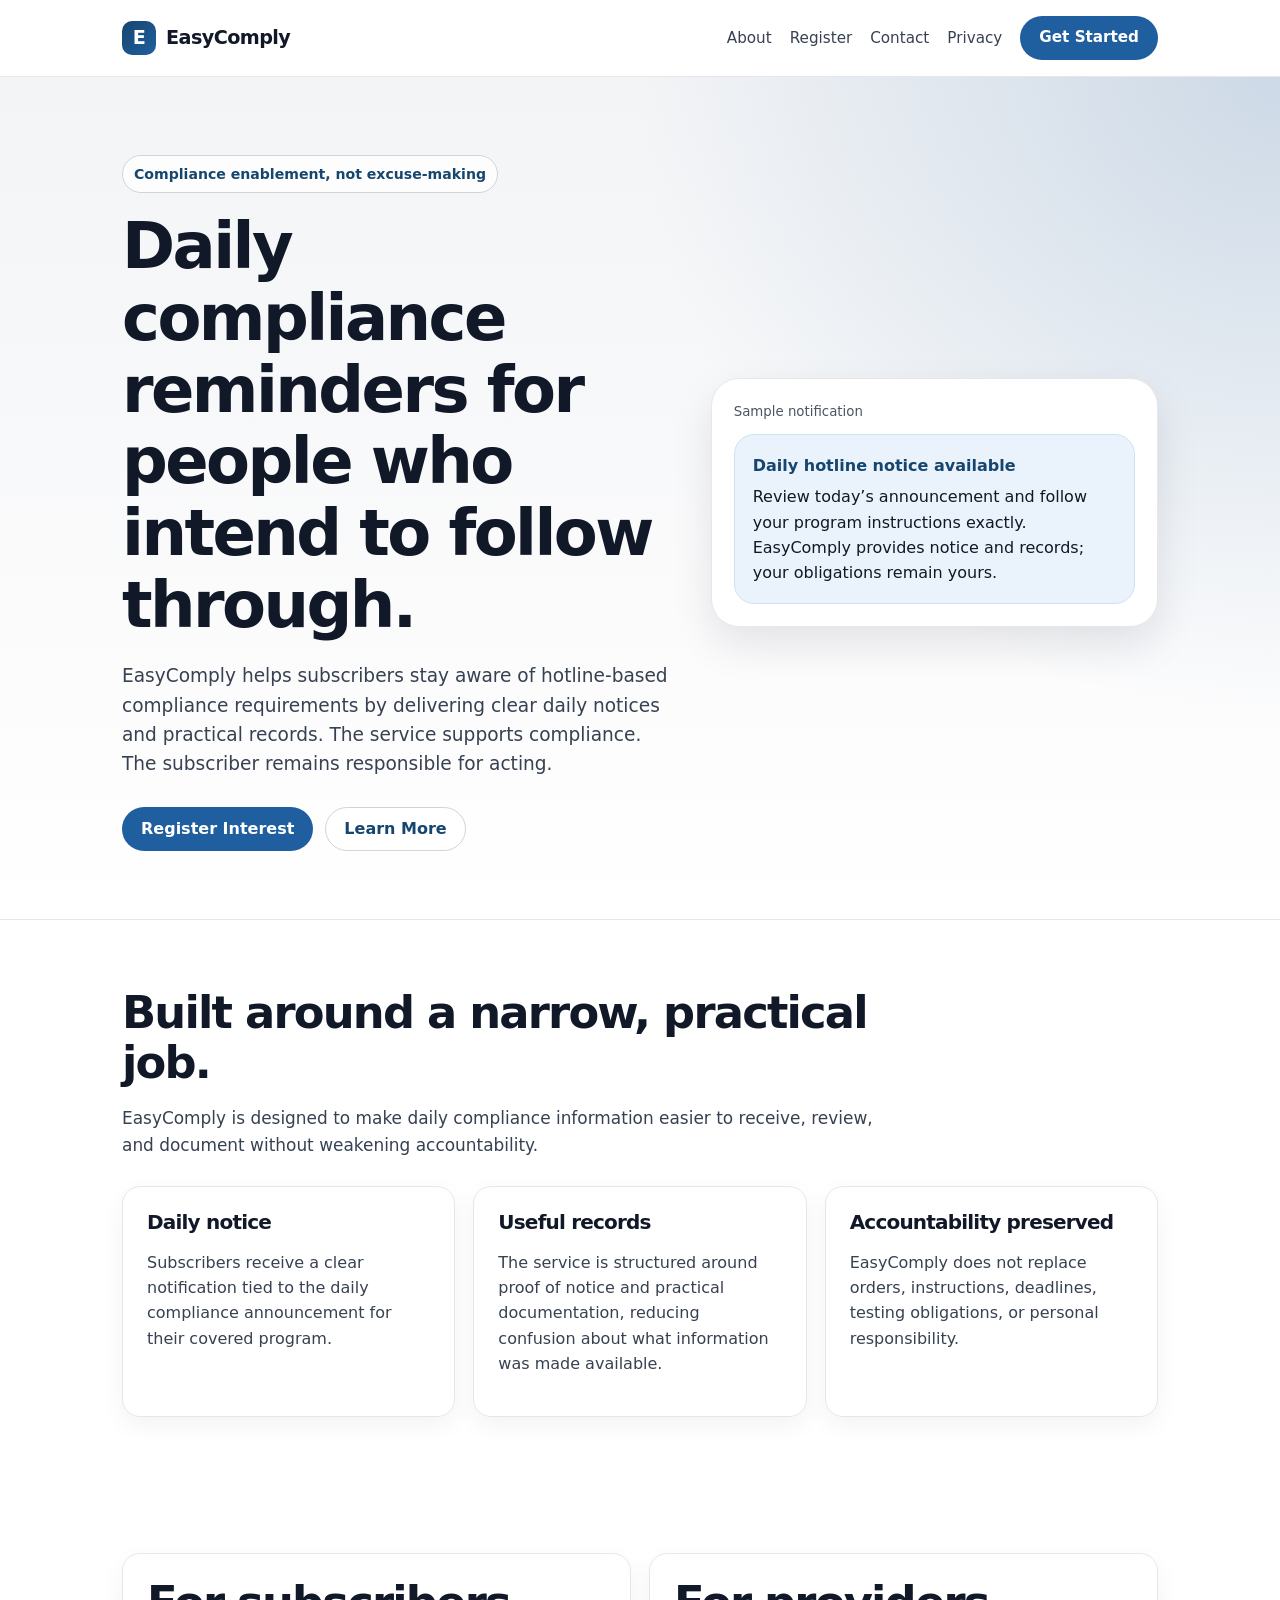
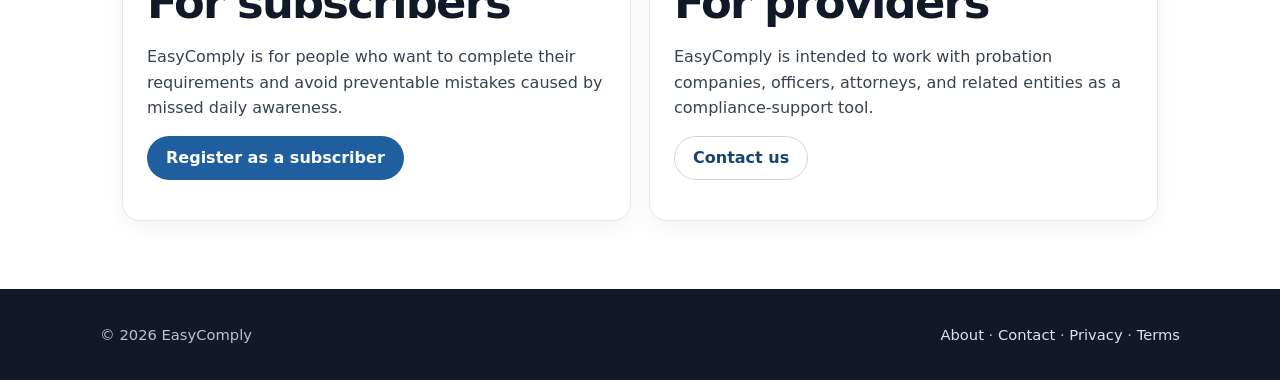
<file: index.html>
<!doctype html>
<html lang="en">
<head>
  <meta charset="utf-8" />
  <meta name="viewport" content="width=device-width, initial-scale=1" />
  <title>EasyComply — Compliance Enablement</title>
  <meta name="description" content="EasyComply helps people stay aware of daily compliance requirements with clear notices, records, and accountability-focused support." />
  <link rel="stylesheet" href="/assets/styles.css" />
</head>
<body>
  <header class="site-header">
    <nav class="nav" aria-label="Main navigation">
      <a class="brand" href="/index.html"><span class="brand-mark">E</span><span>EasyComply</span></a>
      <div class="nav-links">
        <a href="/about.html">About</a>
        <a href="/register.html">Register</a>
        <a href="/contact.html">Contact</a>
        <a href="/privacy.html">Privacy</a>
        <a class="button" href="/register.html">Get Started</a>
      </div>
    </nav>
  </header>

  <main>
    <section class="hero">
      <div class="hero-inner">
        <div>
          <span class="eyebrow">Compliance enablement, not excuse-making</span>
          <h1>Daily compliance reminders for people who intend to follow through.</h1>
          <p class="lead">EasyComply helps subscribers stay aware of hotline-based compliance requirements by delivering clear daily notices and practical records. The service supports compliance. The subscriber remains responsible for acting.</p>
          <div class="actions">
            <a class="button" href="/register.html">Register Interest</a>
            <a class="button secondary" href="/about.html">Learn More</a>
          </div>
        </div>
        <aside class="notice-card" aria-label="Sample EasyComply notice">
          <small>Sample notification</small>
          <div class="message">
            <strong>Daily hotline notice available</strong>
            <span>Review today’s announcement and follow your program instructions exactly. EasyComply provides notice and records; your obligations remain yours.</span>
          </div>
        </aside>
      </div>
    </section>

    <section class="section">
      <div class="section-heading">
        <h2>Built around a narrow, practical job.</h2>
        <p>EasyComply is designed to make daily compliance information easier to receive, review, and document without weakening accountability.</p>
      </div>
      <div class="grid-3">
        <article class="card">
          <h3>Daily notice</h3>
          <p>Subscribers receive a clear notification tied to the daily compliance announcement for their covered program.</p>
        </article>
        <article class="card">
          <h3>Useful records</h3>
          <p>The service is structured around proof of notice and practical documentation, reducing confusion about what information was made available.</p>
        </article>
        <article class="card">
          <h3>Accountability preserved</h3>
          <p>EasyComply does not replace orders, instructions, deadlines, testing obligations, or personal responsibility.</p>
        </article>
      </div>
    </section>

    <section class="section">
      <div class="grid-2">
        <article class="card">
          <h2>For subscribers</h2>
          <p>EasyComply is for people who want to complete their requirements and avoid preventable mistakes caused by missed daily awareness.</p>
          <p><a class="button" href="/register.html">Register as a subscriber</a></p>
        </article>
        <article class="card">
          <h2>For providers</h2>
          <p>EasyComply is intended to work with probation companies, officers, attorneys, and related entities as a compliance-support tool.</p>
          <p><a class="button secondary" href="/contact.html">Contact us</a></p>
        </article>
      </div>
    </section>
  </main>

  <footer class="site-footer">
    <div class="footer-inner">
      <span>© 2026 EasyComply</span>
      <span><a href="/about.html">About</a> · <a href="/contact.html">Contact</a> · <a href="/privacy.html">Privacy</a> · <a href="/terms.html">Terms</a></span>
    </div>
  </footer>
</body>
</html>
</file>
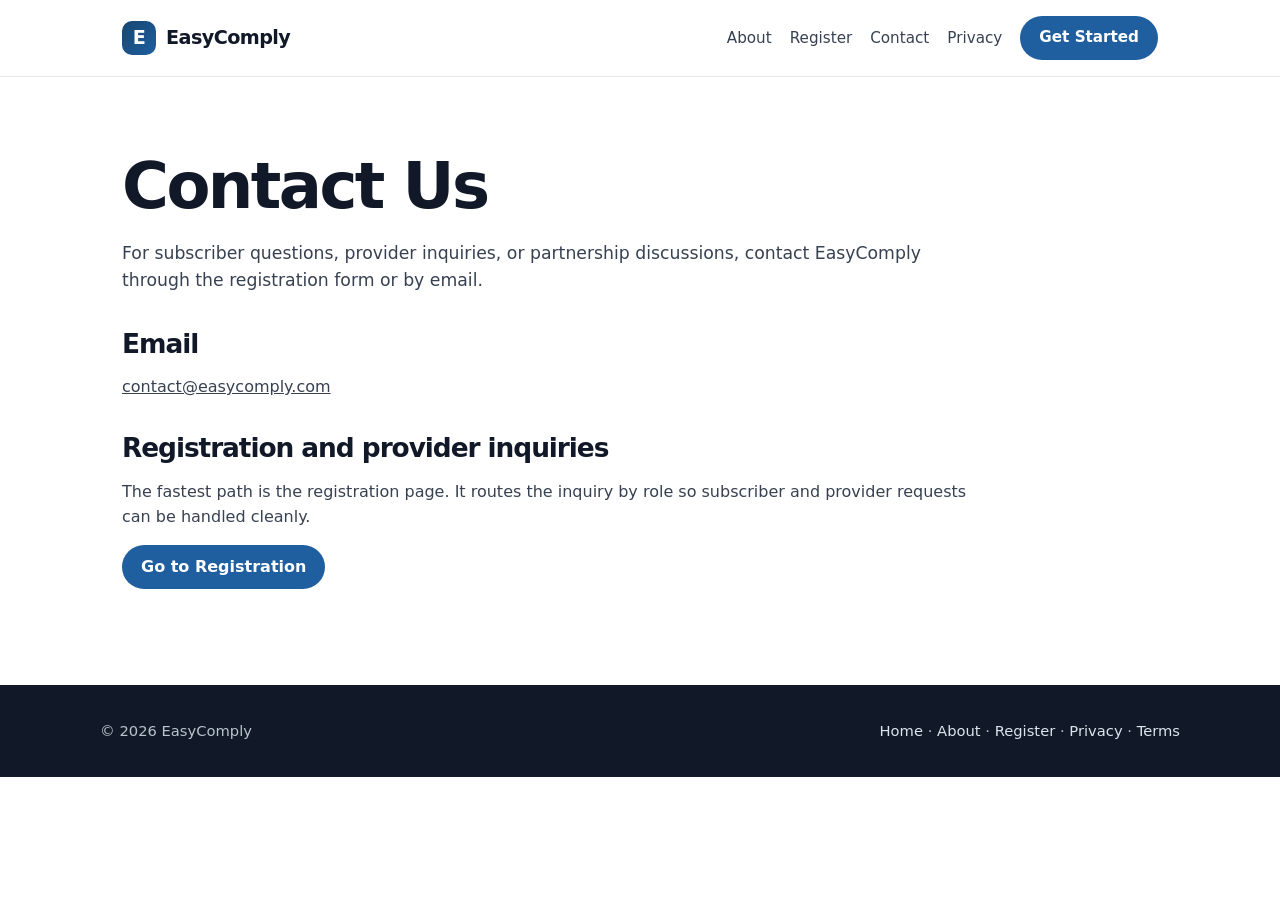
<file: contact.html>
<!doctype html>
<html lang="en">
<head>
  <meta charset="utf-8" />
  <meta name="viewport" content="width=device-width, initial-scale=1" />
  <title>Contact EasyComply</title>
  <meta name="description" content="Contact EasyComply." />
  <link rel="stylesheet" href="/assets/styles.css" />
</head>
<body>
  <header class="site-header">
    <nav class="nav" aria-label="Main navigation">
      <a class="brand" href="/index.html"><span class="brand-mark">E</span><span>EasyComply</span></a>
      <div class="nav-links">
        <a href="/about.html">About</a>
        <a href="/register.html">Register</a>
        <a href="/contact.html">Contact</a>
        <a href="/privacy.html">Privacy</a>
        <a class="button" href="/register.html">Get Started</a>
      </div>
    </nav>
  </header>

  <main class="page">
    <div class="page-header">
      <h1>Contact Us</h1>
      <p>For subscriber questions, provider inquiries, or partnership discussions, contact EasyComply through the registration form or by email.</p>
    </div>

    <div class="content">
      <h2>Email</h2>
      <p><a href="mailto:contact@easycomply.com">contact@easycomply.com</a></p>

      <h2>Registration and provider inquiries</h2>
      <p>The fastest path is the registration page. It routes the inquiry by role so subscriber and provider requests can be handled cleanly.</p>
      <p><a class="button" href="/register.html">Go to Registration</a></p>
    </div>
  </main>

  <footer class="site-footer">
    <div class="footer-inner">
      <span>© 2026 EasyComply</span>
      <span><a href="/index.html">Home</a> · <a href="/about.html">About</a> · <a href="/register.html">Register</a> · <a href="/privacy.html">Privacy</a> · <a href="/terms.html">Terms</a></span>
    </div>
  </footer>
</body>
</html>
</file>
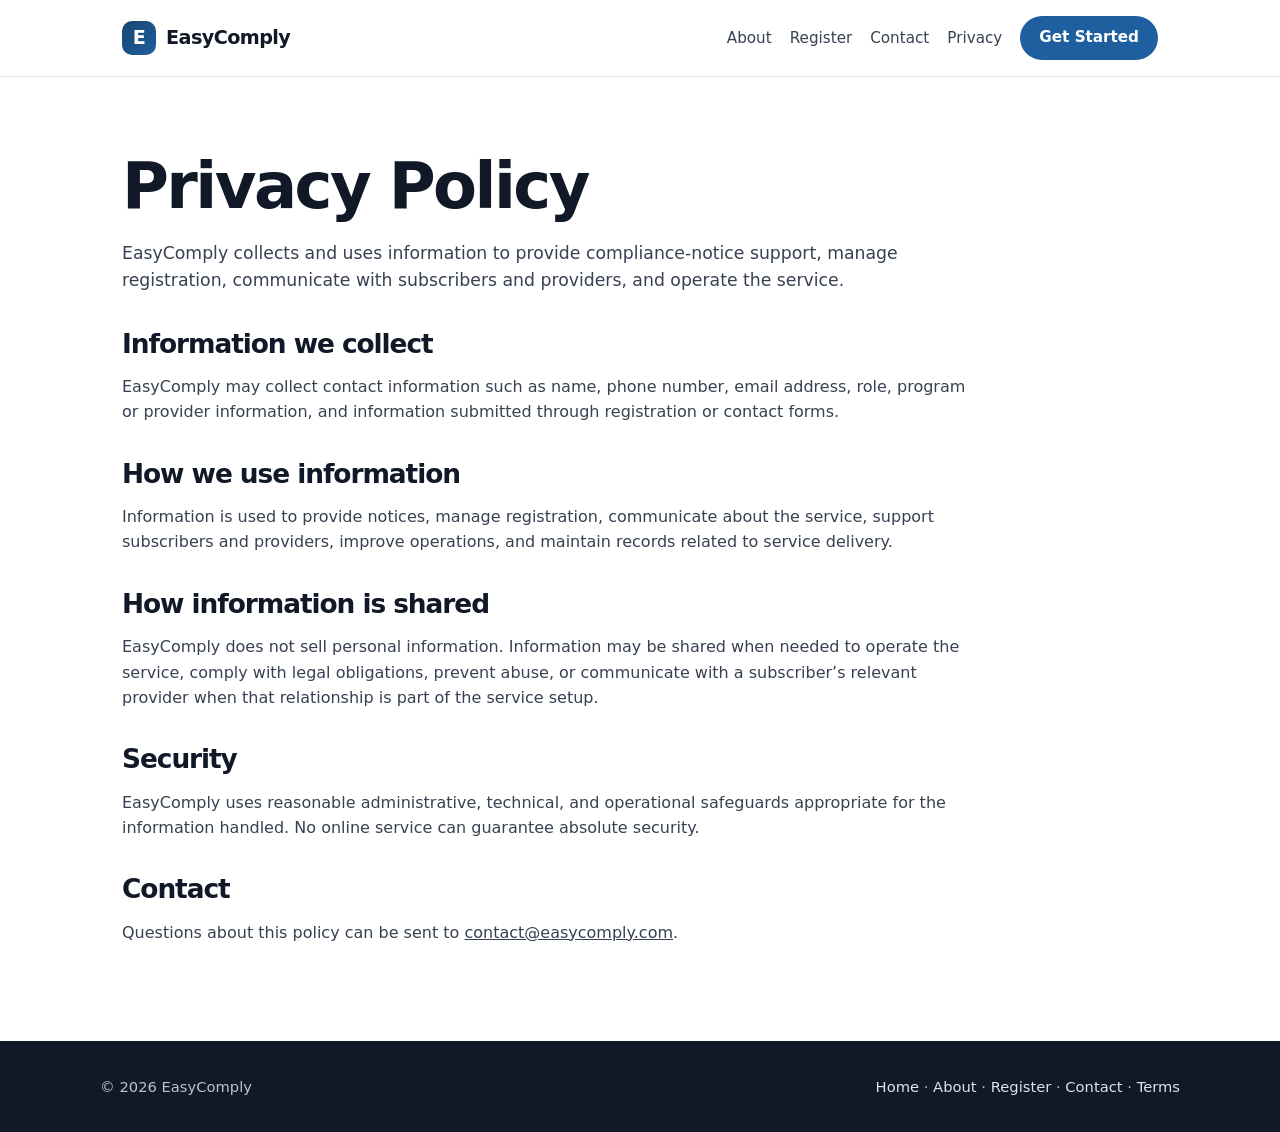
<file: privacy.html>
<!doctype html>
<html lang="en">
<head>
  <meta charset="utf-8" />
  <meta name="viewport" content="width=device-width, initial-scale=1" />
  <title>Privacy Policy — EasyComply</title>
  <meta name="description" content="EasyComply privacy policy." />
  <link rel="stylesheet" href="/assets/styles.css" />
</head>
<body>
  <header class="site-header">
    <nav class="nav" aria-label="Main navigation">
      <a class="brand" href="/index.html"><span class="brand-mark">E</span><span>EasyComply</span></a>
      <div class="nav-links">
        <a href="/about.html">About</a>
        <a href="/register.html">Register</a>
        <a href="/contact.html">Contact</a>
        <a href="/privacy.html">Privacy</a>
        <a class="button" href="/register.html">Get Started</a>
      </div>
    </nav>
  </header>

  <main class="page">
    <div class="page-header">
      <h1>Privacy Policy</h1>
      <p>EasyComply collects and uses information to provide compliance-notice support, manage registration, communicate with subscribers and providers, and operate the service.</p>
    </div>

    <div class="content">
      <h2>Information we collect</h2>
      <p>EasyComply may collect contact information such as name, phone number, email address, role, program or provider information, and information submitted through registration or contact forms.</p>

      <h2>How we use information</h2>
      <p>Information is used to provide notices, manage registration, communicate about the service, support subscribers and providers, improve operations, and maintain records related to service delivery.</p>

      <h2>How information is shared</h2>
      <p>EasyComply does not sell personal information. Information may be shared when needed to operate the service, comply with legal obligations, prevent abuse, or communicate with a subscriber’s relevant provider when that relationship is part of the service setup.</p>

      <h2>Security</h2>
      <p>EasyComply uses reasonable administrative, technical, and operational safeguards appropriate for the information handled. No online service can guarantee absolute security.</p>

      <h2>Contact</h2>
      <p>Questions about this policy can be sent to <a href="mailto:contact@easycomply.com">contact@easycomply.com</a>.</p>
    </div>
  </main>

  <footer class="site-footer">
    <div class="footer-inner">
      <span>© 2026 EasyComply</span>
      <span><a href="/index.html">Home</a> · <a href="/about.html">About</a> · <a href="/register.html">Register</a> · <a href="/contact.html">Contact</a> · <a href="/terms.html">Terms</a></span>
    </div>
  </footer>
</body>
</html>
</file>
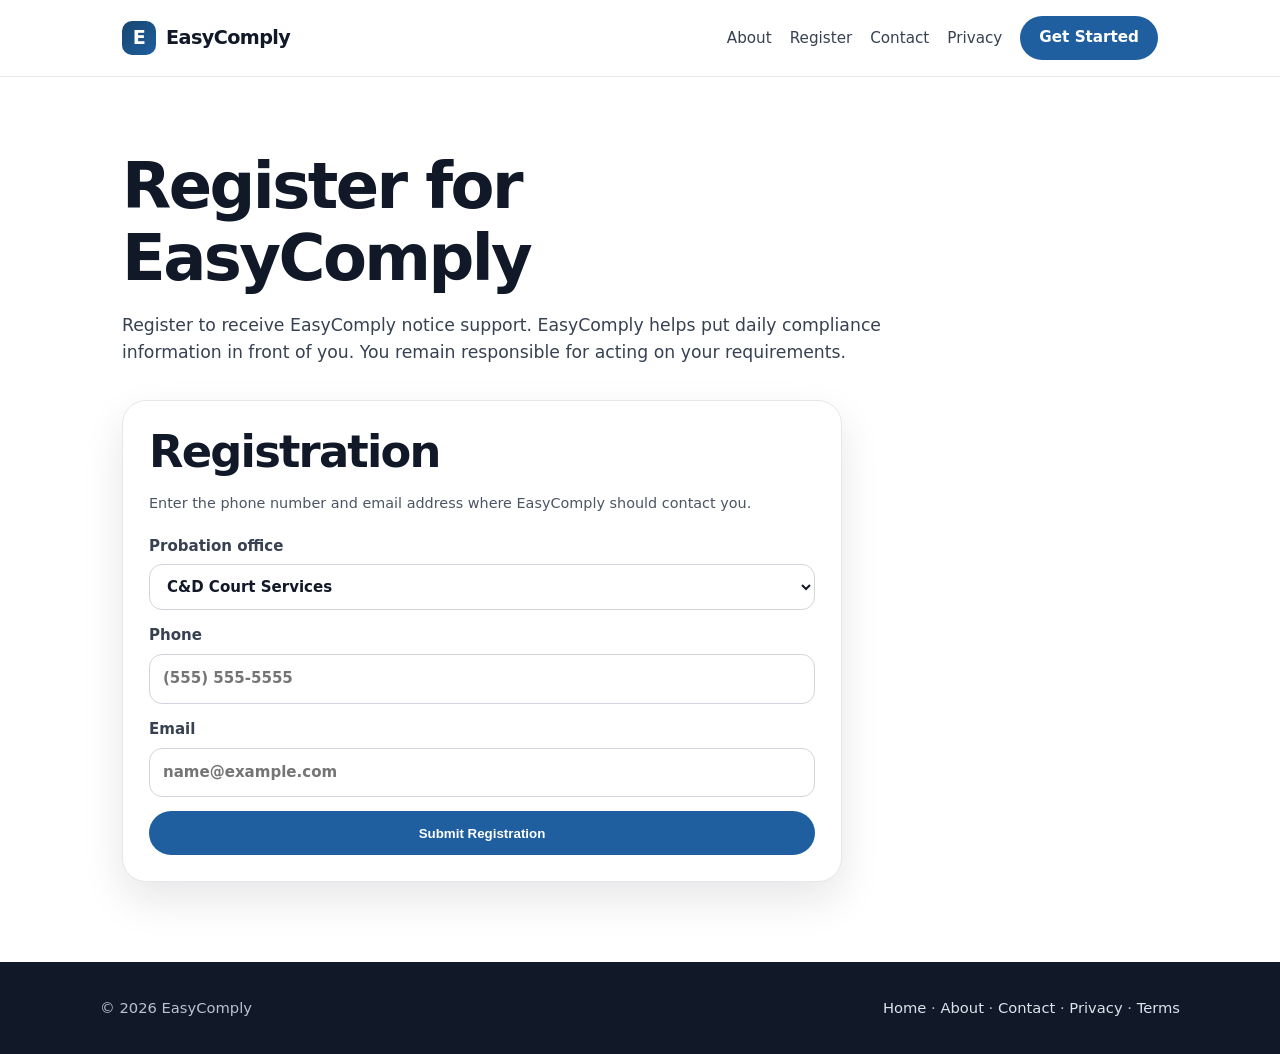
<file: register.html>
<!doctype html>
<html lang="en">
<head>
  <meta charset="utf-8" />
  <meta name="viewport" content="width=device-width, initial-scale=1" />
  <title>Register — EasyComply</title>
  <meta name="description" content="Register for EasyComply notices." />
  <link rel="stylesheet" href="/assets/styles.css" />
</head>
<body>
  <header class="site-header">
    <nav class="nav" aria-label="Main navigation">
      <a class="brand" href="/index.html"><span class="brand-mark">E</span><span>EasyComply</span></a>
      <div class="nav-links">
        <a href="/about.html">About</a>
        <a href="/register.html">Register</a>
        <a href="/contact.html">Contact</a>
        <a href="/privacy.html">Privacy</a>
        <a class="button" href="/register.html">Get Started</a>
      </div>
    </nav>
  </header>

  <main class="page">
    <div class="page-header">
      <h1>Register for EasyComply</h1>
      <p>Register to receive EasyComply notice support. EasyComply helps put daily compliance information in front of you. You remain responsible for acting on your requirements.</p>
    </div>

    <div id="registration-panel" class="form-shell">
      <h2>Registration</h2>
      <p class="fine-print">Enter the phone number and email address where EasyComply should contact you.</p>

      <form
        id="easycomply-registration-form"
        class="form-grid"
        action="https://docs.google.com/forms/d/e/1FAIpQLSfyGXxmOGgLtzPD0H6hvrD1fTQl-B7lxds8Ey3xBYRXFIDJJA/formResponse"
        method="post"
        target="hidden-google-form-frame"
      >
        <label>
          Probation office
          <select name="entry.1339445019" required>
            <option value="C&D Court Services" selected>C&amp;D Court Services</option>
          </select>
        </label>

        <label>
          Phone
          <input name="entry.1538498336" type="tel" inputmode="tel" autocomplete="tel" required placeholder="(555) 555-5555" />
        </label>

        <label>
          Email
          <input name="entry.568816164" type="email" autocomplete="email" required placeholder="name@example.com" />
        </label>

        <button class="button" type="submit">Submit Registration</button>
      </form>

      <iframe name="hidden-google-form-frame" id="hidden-google-form-frame" style="display:none;"></iframe>
    </div>

    <div id="success-panel" class="form-shell" hidden>
      <h2>Registration received</h2>
      <p>Your registration information has been submitted. EasyComply will use the phone number and email address provided to continue setup.</p>
      <div class="callout">Submitting registration does not change any compliance obligation. Continue following all instructions from your probation company and any applicable court, officer, attorney, or testing provider.</div>
      <p><a class="button secondary" href="/index.html">Return Home</a></p>
    </div>
  </main>

  <footer class="site-footer">
    <div class="footer-inner">
      <span>© 2026 EasyComply</span>
      <span><a href="/index.html">Home</a> · <a href="/about.html">About</a> · <a href="/contact.html">Contact</a> · <a href="/privacy.html">Privacy</a> · <a href="/terms.html">Terms</a></span>
    </div>
  </footer>

  <script>
    const form = document.getElementById("easycomply-registration-form");
    const registrationPanel = document.getElementById("registration-panel");
    const successPanel = document.getElementById("success-panel");

    form.addEventListener("submit", function () {
      window.setTimeout(function () {
        registrationPanel.hidden = true;
        successPanel.hidden = false;
        window.scrollTo({ top: 0, behavior: "smooth" });
      }, 700);
    });
  </script>
</body>
</html>
</file>
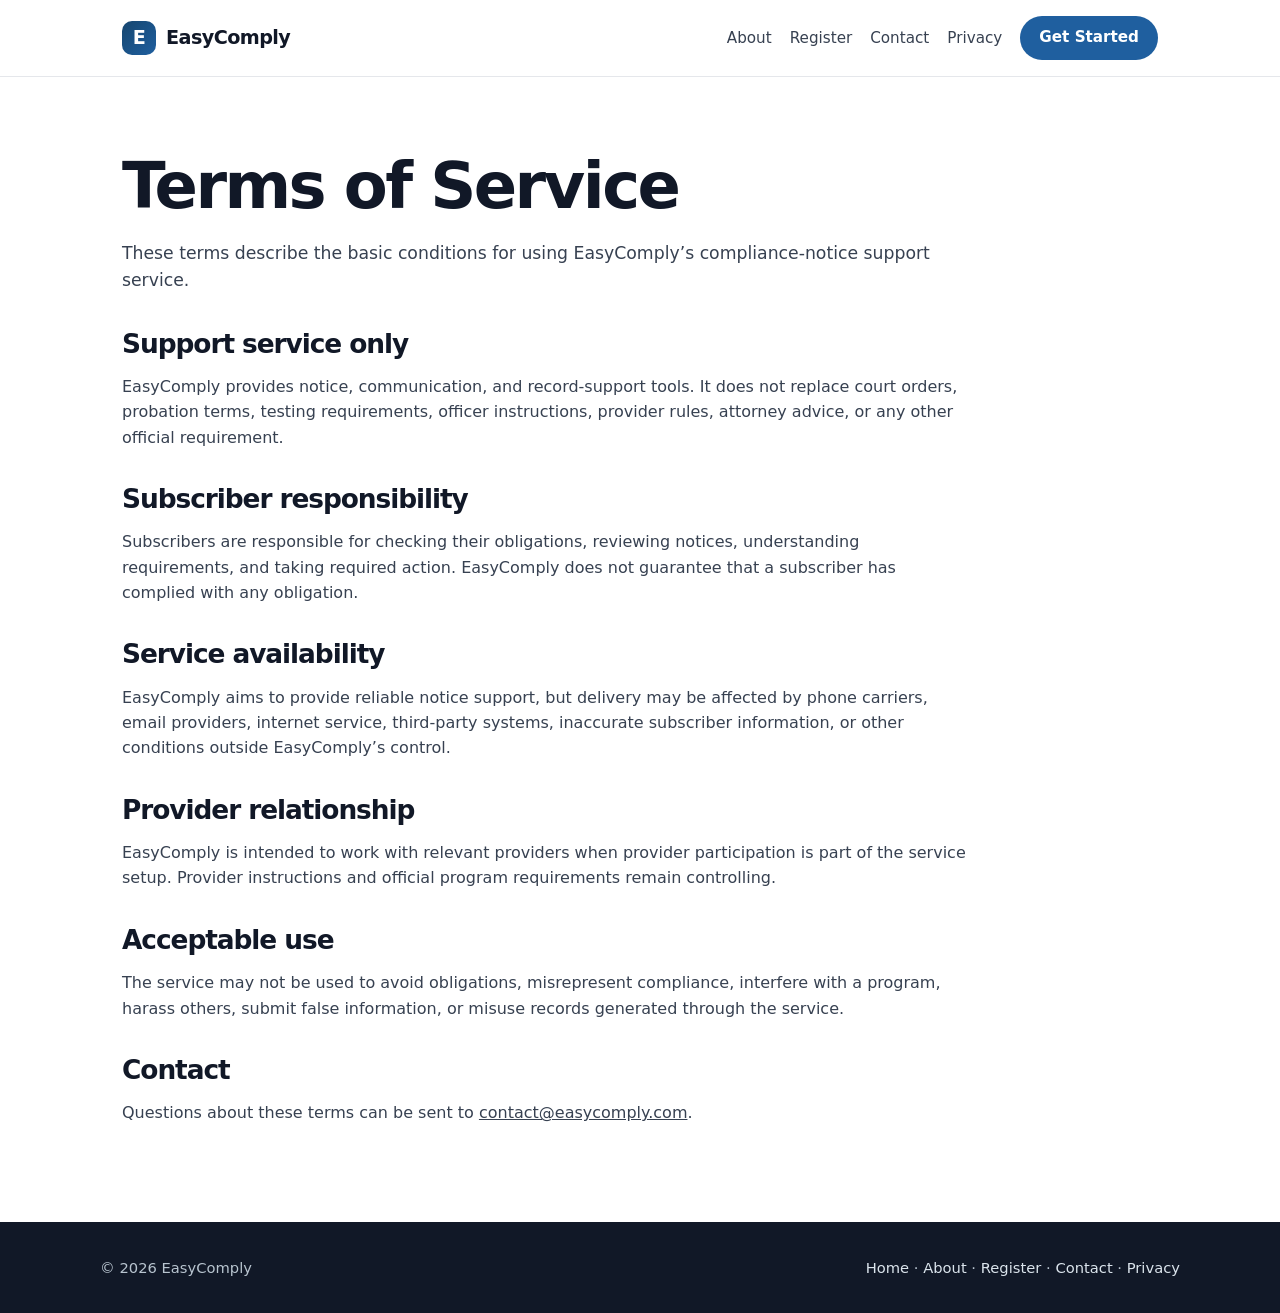
<file: terms.html>
<!doctype html>
<html lang="en">
<head>
  <meta charset="utf-8" />
  <meta name="viewport" content="width=device-width, initial-scale=1" />
  <title>Terms of Service — EasyComply</title>
  <meta name="description" content="EasyComply terms of service." />
  <link rel="stylesheet" href="/assets/styles.css" />
</head>
<body>
  <header class="site-header">
    <nav class="nav" aria-label="Main navigation">
      <a class="brand" href="/index.html"><span class="brand-mark">E</span><span>EasyComply</span></a>
      <div class="nav-links">
        <a href="/about.html">About</a>
        <a href="/register.html">Register</a>
        <a href="/contact.html">Contact</a>
        <a href="/privacy.html">Privacy</a>
        <a class="button" href="/register.html">Get Started</a>
      </div>
    </nav>
  </header>

  <main class="page">
    <div class="page-header">
      <h1>Terms of Service</h1>
      <p>These terms describe the basic conditions for using EasyComply’s compliance-notice support service.</p>
    </div>

    <div class="content">
      <h2>Support service only</h2>
      <p>EasyComply provides notice, communication, and record-support tools. It does not replace court orders, probation terms, testing requirements, officer instructions, provider rules, attorney advice, or any other official requirement.</p>

      <h2>Subscriber responsibility</h2>
      <p>Subscribers are responsible for checking their obligations, reviewing notices, understanding requirements, and taking required action. EasyComply does not guarantee that a subscriber has complied with any obligation.</p>

      <h2>Service availability</h2>
      <p>EasyComply aims to provide reliable notice support, but delivery may be affected by phone carriers, email providers, internet service, third-party systems, inaccurate subscriber information, or other conditions outside EasyComply’s control.</p>

      <h2>Provider relationship</h2>
      <p>EasyComply is intended to work with relevant providers when provider participation is part of the service setup. Provider instructions and official program requirements remain controlling.</p>

      <h2>Acceptable use</h2>
      <p>The service may not be used to avoid obligations, misrepresent compliance, interfere with a program, harass others, submit false information, or misuse records generated through the service.</p>

      <h2>Contact</h2>
      <p>Questions about these terms can be sent to <a href="mailto:contact@easycomply.com">contact@easycomply.com</a>.</p>
    </div>
  </main>

  <footer class="site-footer">
    <div class="footer-inner">
      <span>© 2026 EasyComply</span>
      <span><a href="/index.html">Home</a> · <a href="/about.html">About</a> · <a href="/register.html">Register</a> · <a href="/contact.html">Contact</a> · <a href="/privacy.html">Privacy</a></span>
    </div>
  </footer>
</body>
</html>
</file>
<file: assets/styles.css>
:root {
    --blue: #1f5f9f;
    --blue-dark: #16466f;
    --blue-soft: #eaf3fb;
    --gray-950: #111827;
    --gray-800: #1f2937;
    --gray-700: #374151;
    --gray-600: #4b5563;
    --gray-300: #d1d5db;
    --gray-200: #e5e7eb;
    --gray-100: #f3f4f6;
    --white: #ffffff;
    --max: 1080px;
    --radius: 18px;
    --shadow: 0 18px 42px rgba(17, 24, 39, 0.10);
  }

  * { box-sizing: border-box; }

  html { scroll-behavior: smooth; }

  body {
    margin: 0;
    font-family: Inter, ui-sans-serif, system-ui, -apple-system, BlinkMacSystemFont, "Segoe UI", sans-serif;
    color: var(--gray-950);
    background: var(--white);
    line-height: 1.58;
  }

  a { color: inherit; }

  .site-header {
    position: sticky;
    top: 0;
    z-index: 10;
    background: rgba(255,255,255,0.96);
    border-bottom: 1px solid var(--gray-200);
    backdrop-filter: blur(12px);
  }

  .nav {
    max-width: var(--max);
    margin: 0 auto;
    padding: 16px 22px;
    display: flex;
    align-items: center;
    justify-content: space-between;
    gap: 18px;
  }

  .brand {
    display: flex;
    align-items: center;
    gap: 10px;
    color: var(--gray-950);
    text-decoration: none;
    font-size: 1.2rem;
    font-weight: 850;
    letter-spacing: -0.03em;
  }

  .brand-mark {
    width: 34px;
    height: 34px;
    display: grid;
    place-items: center;
    border-radius: 10px;
    background: linear-gradient(135deg, var(--blue-dark), var(--blue));
    color: var(--white);
    font-weight: 900;
  }

  .nav-links {
    display: flex;
    align-items: center;
    gap: 18px;
    color: var(--gray-700);
    font-size: 0.95rem;
  }

  .nav-links a {
    text-decoration: none;
  }

  .nav-links a:hover { color: var(--blue); }

  .button {
    display: inline-flex;
    align-items: center;
    justify-content: center;
    min-height: 44px;
    padding: 12px 18px;
    border-radius: 999px;
    border: 1px solid transparent;
    background: var(--blue);
    color: var(--white);
    font-weight: 750;
    text-decoration: none;
    line-height: 1;
  }

  .button.secondary {
    background: var(--white);
    color: var(--blue-dark);
    border-color: var(--gray-300);
  }

  .hero {
    background:
      radial-gradient(circle at top right, rgba(31, 95, 159, 0.18), transparent 42%),
      linear-gradient(180deg, var(--gray-100), var(--white));
    border-bottom: 1px solid var(--gray-200);
  }

  .hero-inner {
    max-width: var(--max);
    margin: 0 auto;
    padding: 78px 22px 68px;
    display: grid;
    grid-template-columns: minmax(0, 1.1fr) minmax(300px, 0.9fr);
    gap: 42px;
    align-items: center;
  }

  .eyebrow {
    display: inline-flex;
    padding: 7px 11px;
    border-radius: 999px;
    border: 1px solid var(--gray-300);
    background: rgba(255,255,255,0.8);
    color: var(--blue-dark);
    font-size: 0.88rem;
    font-weight: 800;
  }

  h1, h2, h3 {
    margin: 0;
    line-height: 1.12;
    letter-spacing: -0.04em;
  }

  h1 {
    margin-top: 18px;
    font-size: clamp(2.45rem, 5vw, 4.65rem);
  }

  h2 { font-size: clamp(2rem, 3.5vw, 3rem); }
  h3 { font-size: 1.25rem; }

  .lead {
    margin: 20px 0 0;
    color: var(--gray-700);
    font-size: 1.16rem;
    max-width: 760px;
  }

  .actions {
    display: flex;
    flex-wrap: wrap;
    gap: 12px;
    margin-top: 28px;
  }

  .notice-card {
    background: var(--white);
    border: 1px solid var(--gray-200);
    border-radius: 28px;
    box-shadow: var(--shadow);
    padding: 22px;
  }

  .notice-card small {
    display: block;
    color: var(--gray-600);
    margin-bottom: 12px;
  }

  .message {
    border: 1px solid #cfe2f3;
    border-radius: 20px;
    padding: 18px;
    background: var(--blue-soft);
  }

  .message strong {
    display: block;
    color: var(--blue-dark);
    margin-bottom: 6px;
  }

  main.page {
    max-width: var(--max);
    margin: 0 auto;
    padding: 56px 22px 80px;
  }

  .page-header {
    max-width: 820px;
    margin-bottom: 34px;
  }

  .page-header p {
    color: var(--gray-700);
    font-size: 1.08rem;
  }

  .section {
    max-width: var(--max);
    margin: 0 auto;
    padding: 68px 22px;
  }

  .section-heading {
    max-width: 780px;
    margin-bottom: 28px;
  }

  .section-heading p {
    color: var(--gray-700);
    font-size: 1.06rem;
  }

  .grid-3 {
    display: grid;
    grid-template-columns: repeat(3, 1fr);
    gap: 18px;
  }

  .grid-2 {
    display: grid;
    grid-template-columns: repeat(2, 1fr);
    gap: 18px;
  }

  .card {
    border: 1px solid var(--gray-200);
    border-radius: var(--radius);
    background: var(--white);
    box-shadow: 0 8px 24px rgba(17,24,39,0.05);
    padding: 24px;
  }

  .card p, .content p, .content li {
    color: var(--gray-700);
  }

  .content {
    max-width: 850px;
  }

  .content h2 {
    margin-top: 34px;
    font-size: 1.65rem;
  }

  .content h2:first-child { margin-top: 0; }

  .content ul {
    padding-left: 22px;
  }

  .callout {
    border-left: 5px solid var(--blue);
    background: var(--blue-soft);
    border-radius: 14px;
    padding: 18px;
    color: var(--gray-800);
    margin: 24px 0;
  }

  .form-shell {
    border: 1px solid var(--gray-200);
    border-radius: 24px;
    box-shadow: var(--shadow);
    padding: 26px;
    max-width: 720px;
    background: var(--white);
  }

  .form-grid {
    display: grid;
    gap: 14px;
    margin-top: 20px;
  }

  label {
    display: grid;
    gap: 6px;
    color: var(--gray-700);
    font-size: 0.94rem;
    font-weight: 750;
  }

  input, select, textarea {
    width: 100%;
    border: 1px solid var(--gray-300);
    border-radius: 13px;
    padding: 12px 13px;
    font: inherit;
    color: var(--gray-950);
    background: var(--white);
  }

  textarea {
    min-height: 110px;
    resize: vertical;
  }

  .fine-print {
    color: var(--gray-600);
    font-size: 0.9rem;
  }

  .site-footer {
    background: var(--gray-950);
    color: #dbe4ec;
    padding: 34px 22px;
  }

  .footer-inner {
    max-width: var(--max);
    margin: 0 auto;
    display: flex;
    justify-content: space-between;
    gap: 20px;
    flex-wrap: wrap;
    font-size: 0.92rem;
    color: #b8c4cf;
  }

  .footer-inner a {
    color: #dbe4ec;
    text-decoration: none;
  }

  @media (max-width: 860px) {
    .hero-inner, .grid-3, .grid-2 {
      grid-template-columns: 1fr;
    }

    .nav {
      align-items: flex-start;
    }

    .nav-links {
      display: none;
    }
  }
</file>
